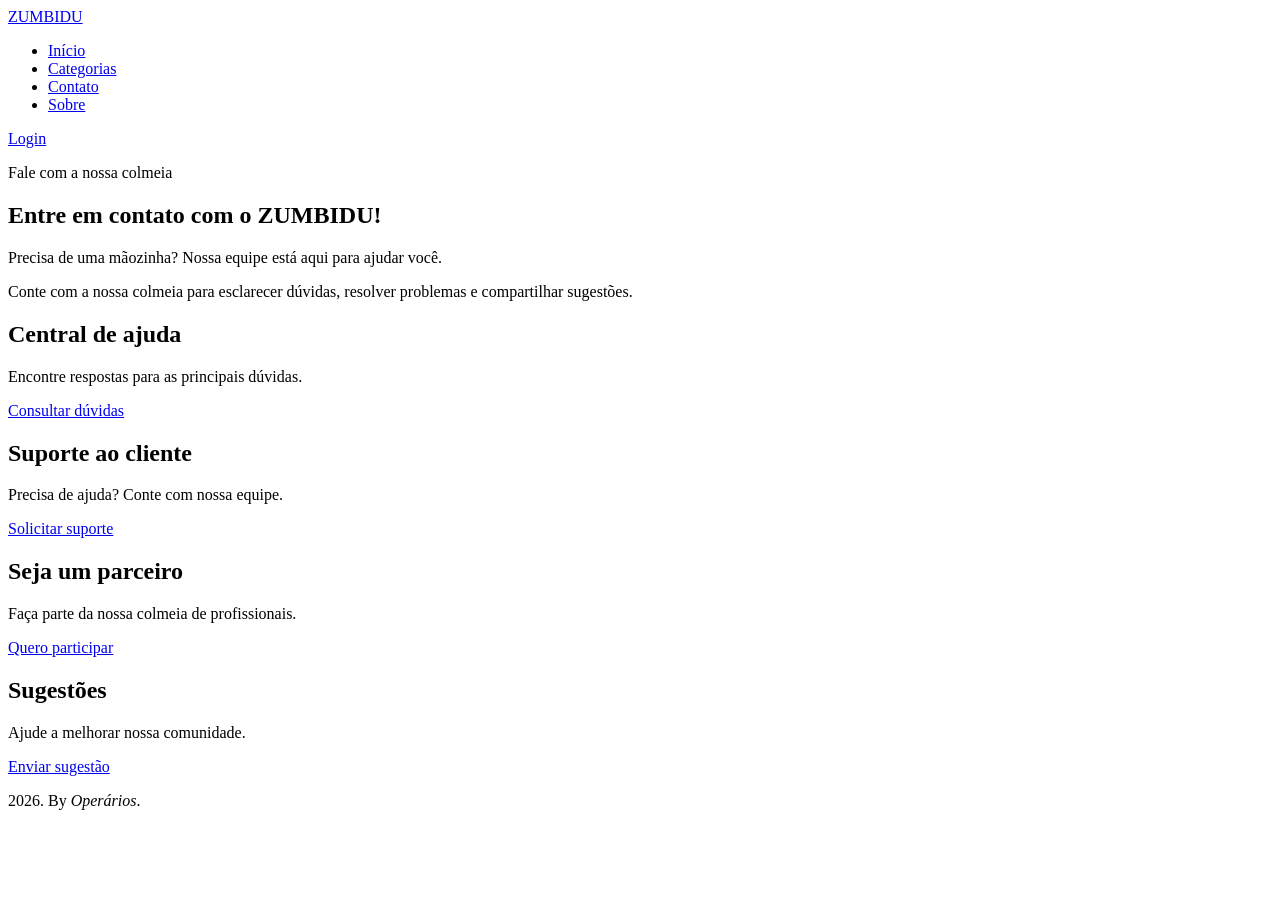
<file: contato.html>
<!DOCTYPE html>
<html lang="pt-BR">

<head>
    <meta charset="UTF-8">
    <meta name="viewport" content="width=device-width, initial-scale=1.0">
    <title>Contato | ZUMBIDU</title>
    <!--<link rel="stylesheet" href="css/contato.css">-->
</head>

<body>


    <header class="cabecalho">

        <a href="index.html" class="logo">
            <!--<img src="imagens/logo.png" alt="Logotipo do ZUMBIDU">-->
            ZUMBIDU
        </a>

        <nav class="menu">
            <ul>
                <li><a href="index.html">Início</a></li>
                <li><a href="categorias.html">Categorias</a></li>
                <li><a href="contato.html" aria-current="page">Contato</a></li>
                <li><a href="sobre.html">Sobre</a></li>
            </ul>
        </nav>

        <a href="login.html" class="login">
            <!--<img src="imagens/colmeia.png" alt="">-->
            <span>Login</span>
        </a>

    </header>



    <main class="conteudo-contato">

        <section class="painel-apresentacao">

            <p class="subtitulo">Fale com a nossa colmeia</p>

            <h1>Entre em contato com o ZUMBIDU!</h1>

            <p>
                Precisa de uma mãozinha? Nossa equipe está aqui
                para ajudar você.
            </p>

            <p>
                Conte com a nossa colmeia para esclarecer dúvidas,
                resolver problemas e compartilhar sugestões.
            </p>

        </section>

        <section class="painel-atendimento" aria-label="Opções de atendimento">

            <article class="opcao-atendimento">
                <!--<img src="imagens/ajuda.svg" alt="" class="icone">-->

                <h2>Central de ajuda</h2>

                <p>Encontre respostas para as principais dúvidas.</p>

                <a href="#" class="botao-atendimento">
                    Consultar dúvidas
                </a>
            </article>

            <article class="opcao-atendimento">
                <!--<img src="imagens/suporte.svg" alt="" class="icone">-->

                <h2>Suporte ao cliente</h2>

                <p>Precisa de ajuda? Conte com nossa equipe.</p>

                <a href="#" class="botao-atendimento">
                    Solicitar suporte
                </a>
            </article>

            <article class="opcao-atendimento">
                <!--<img src="imagens/parceiro.svg" alt="" class="icone">-->

                <h2>Seja um parceiro</h2>

                <p>Faça parte da nossa colmeia de profissionais.</p>

                <a href="#" class="botao-atendimento">
                    Quero participar
                </a>
            </article>

            <article class="opcao-atendimento">
                <!--<img src="imagens/sugestoes.svg" alt="" class="icone">-->

                <h2>Sugestões</h2>

                <p>Ajude a melhorar nossa comunidade.</p>

                <a href="#" class="botao-atendimento">
                    Enviar sugestão
                </a>
            </article>

        </section>


    </main>



    <footer class="rodape">

        <p>2026. By <em>Operários</em>.</p>

    </footer>

</body>

</html>
</file>
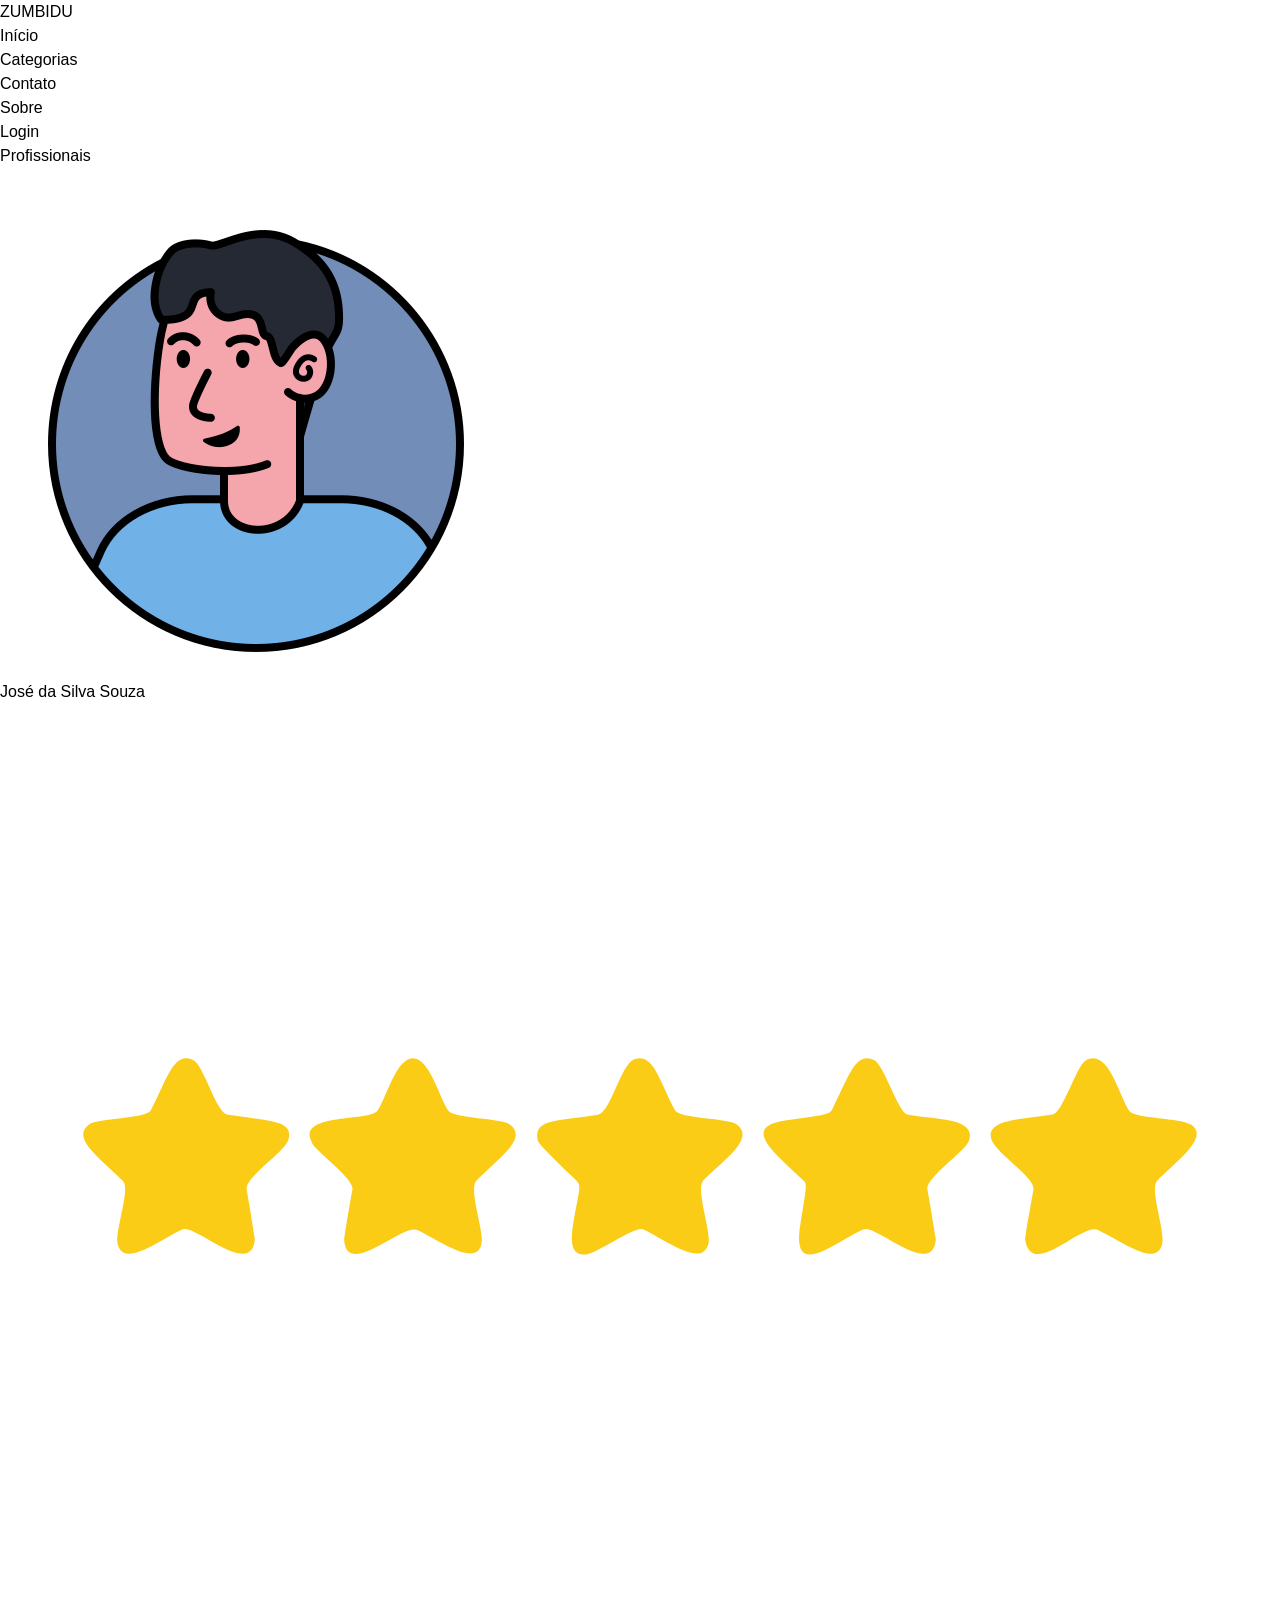
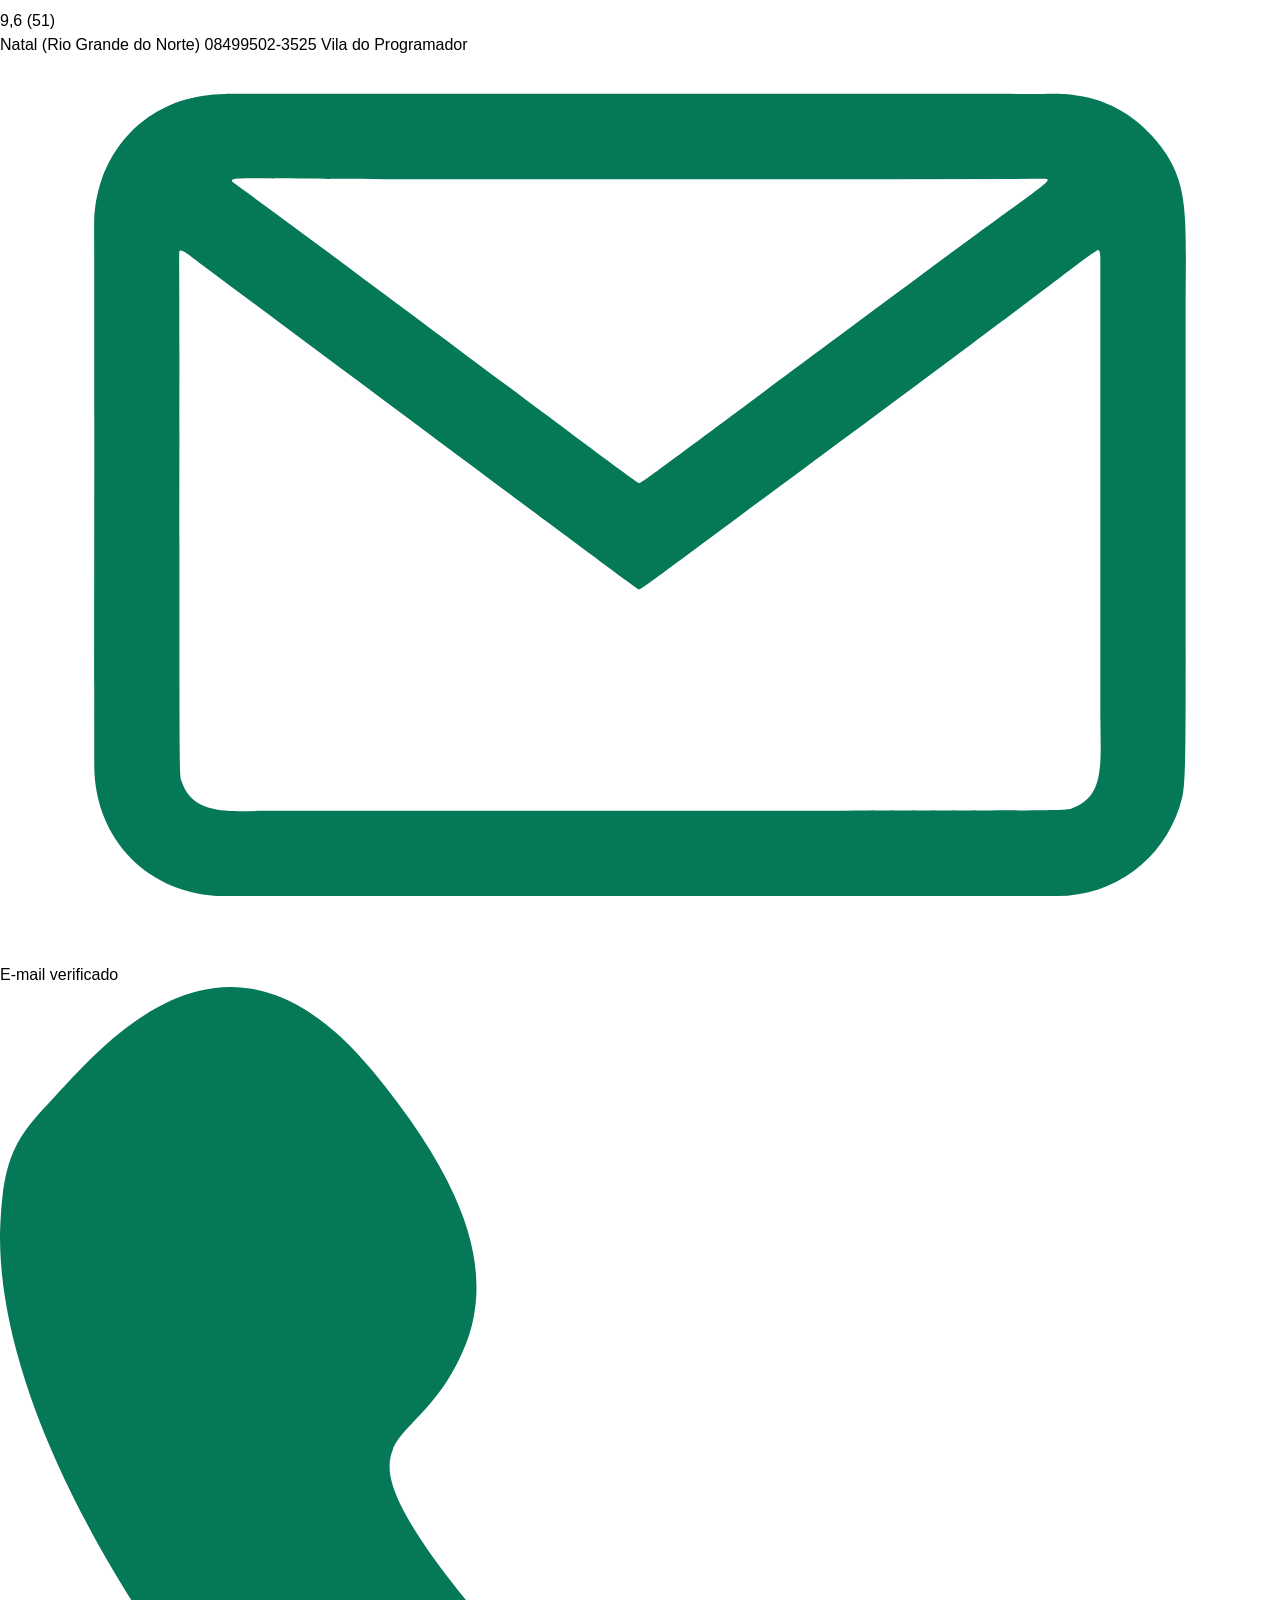
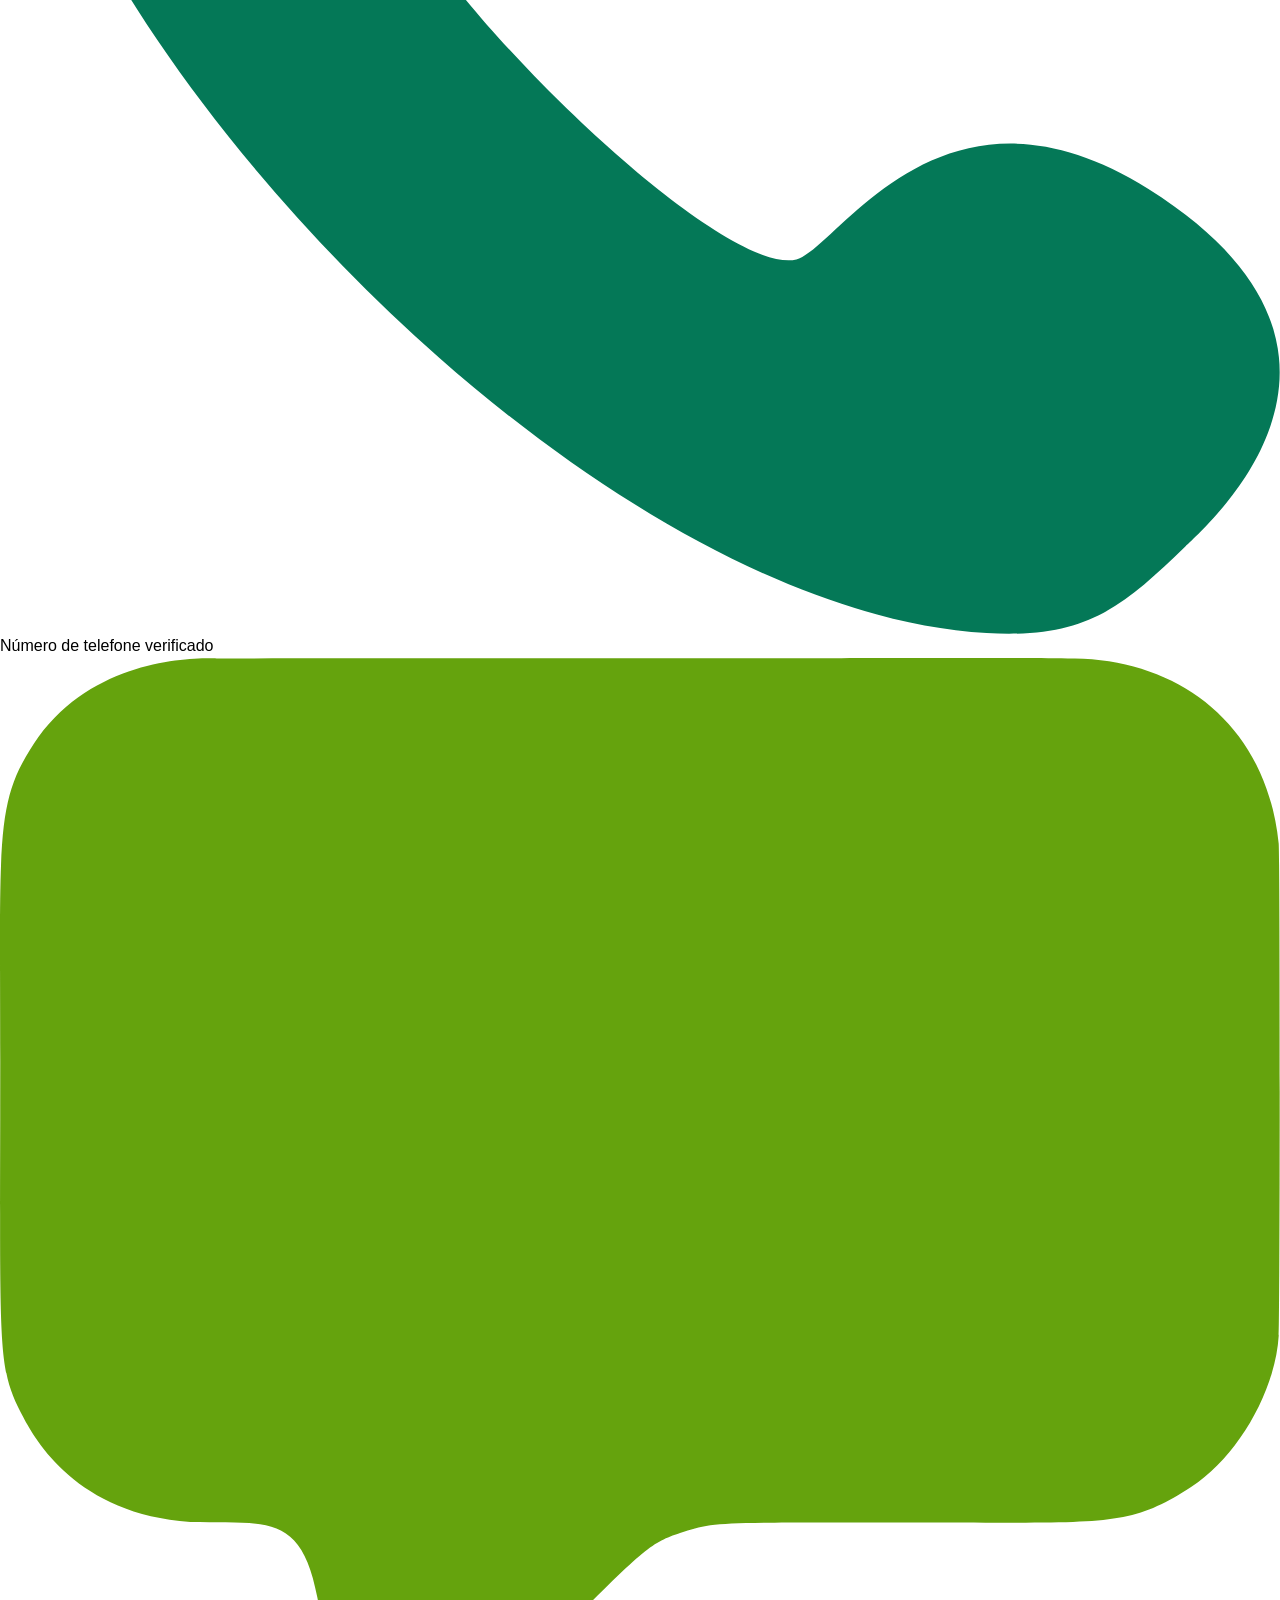
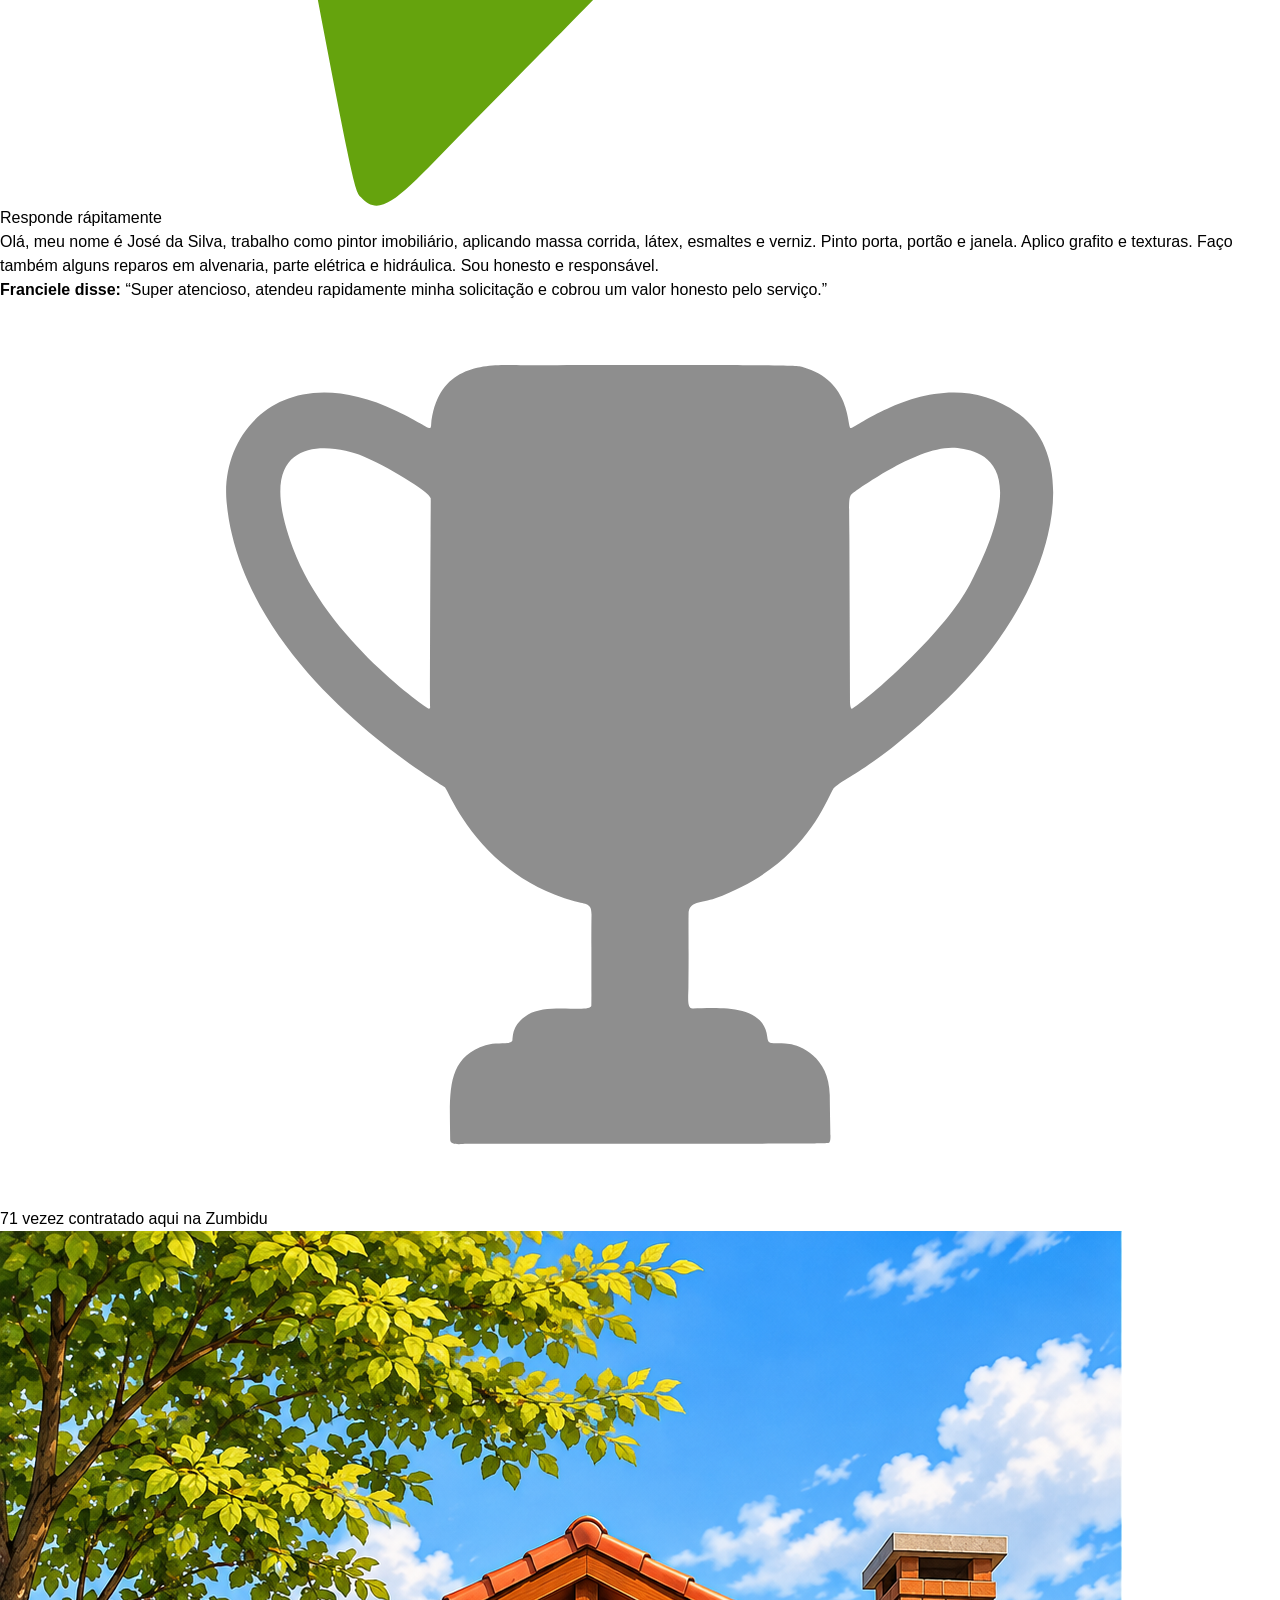
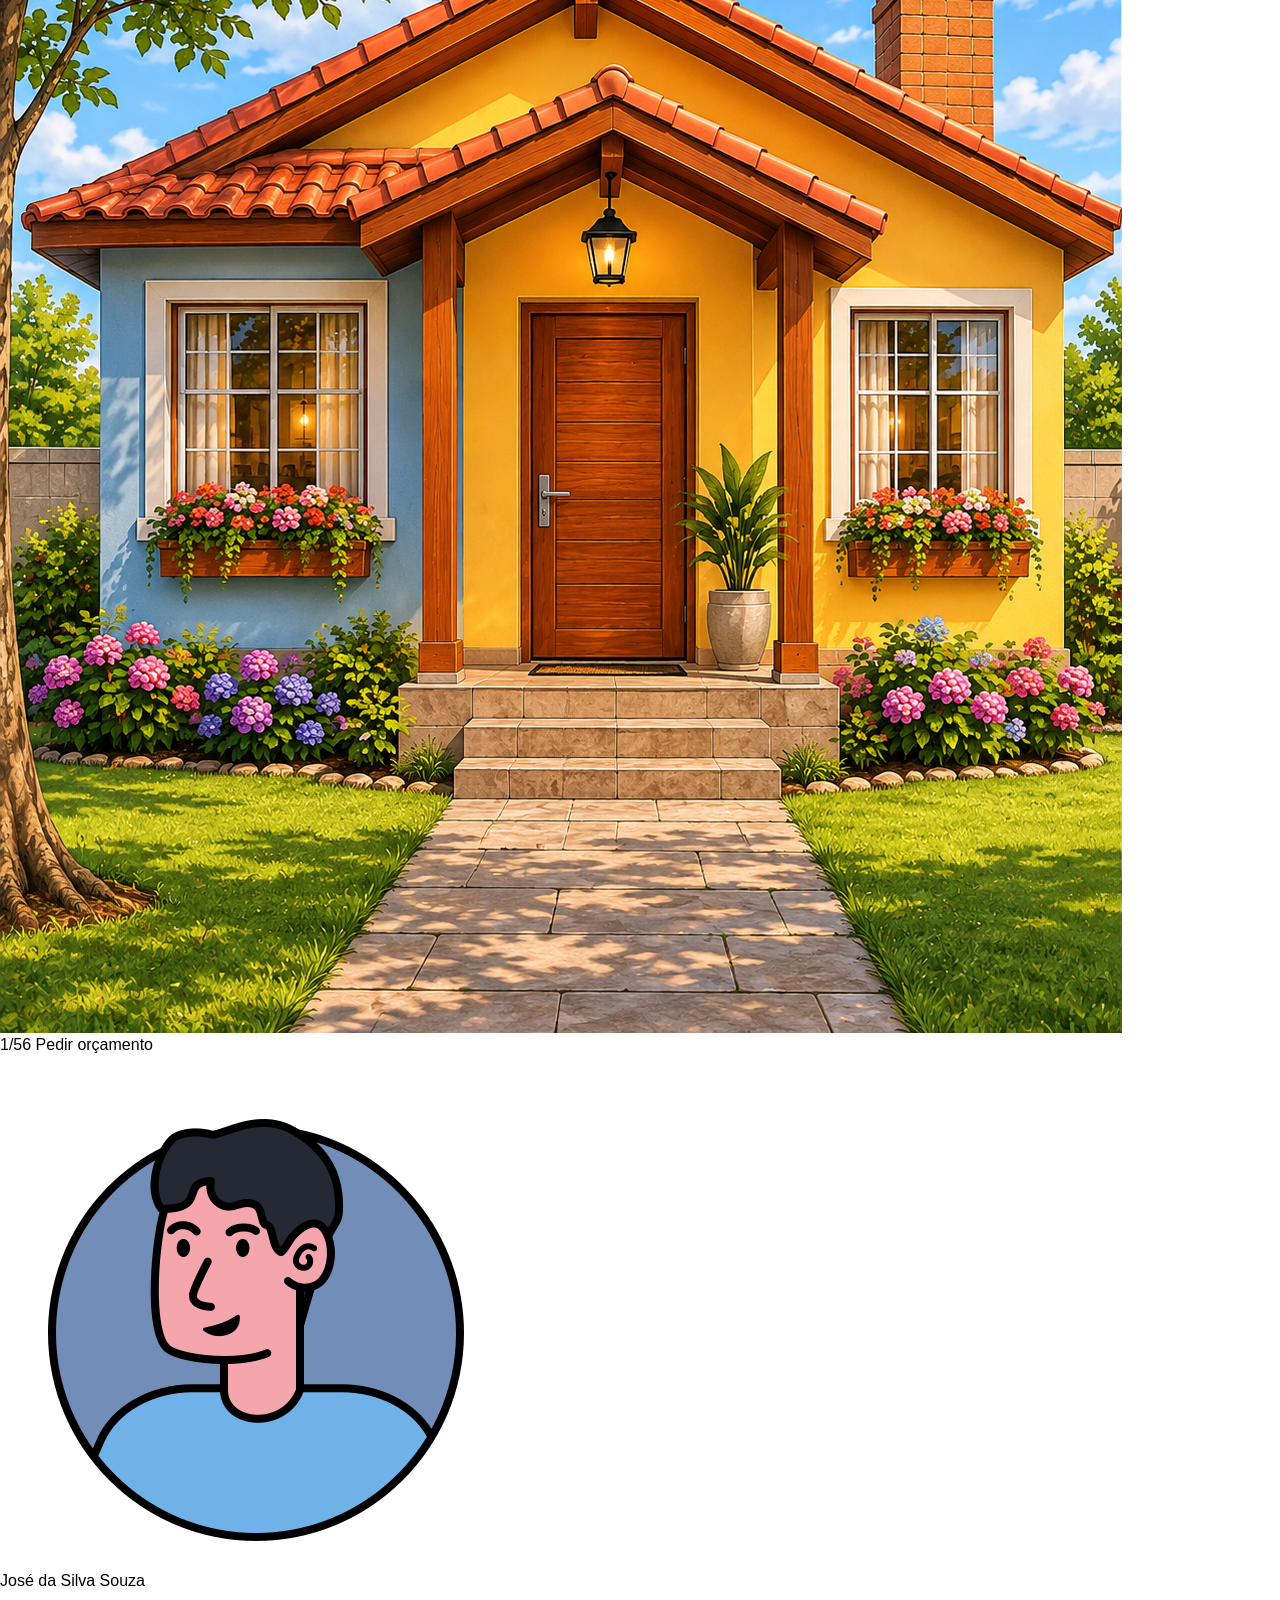
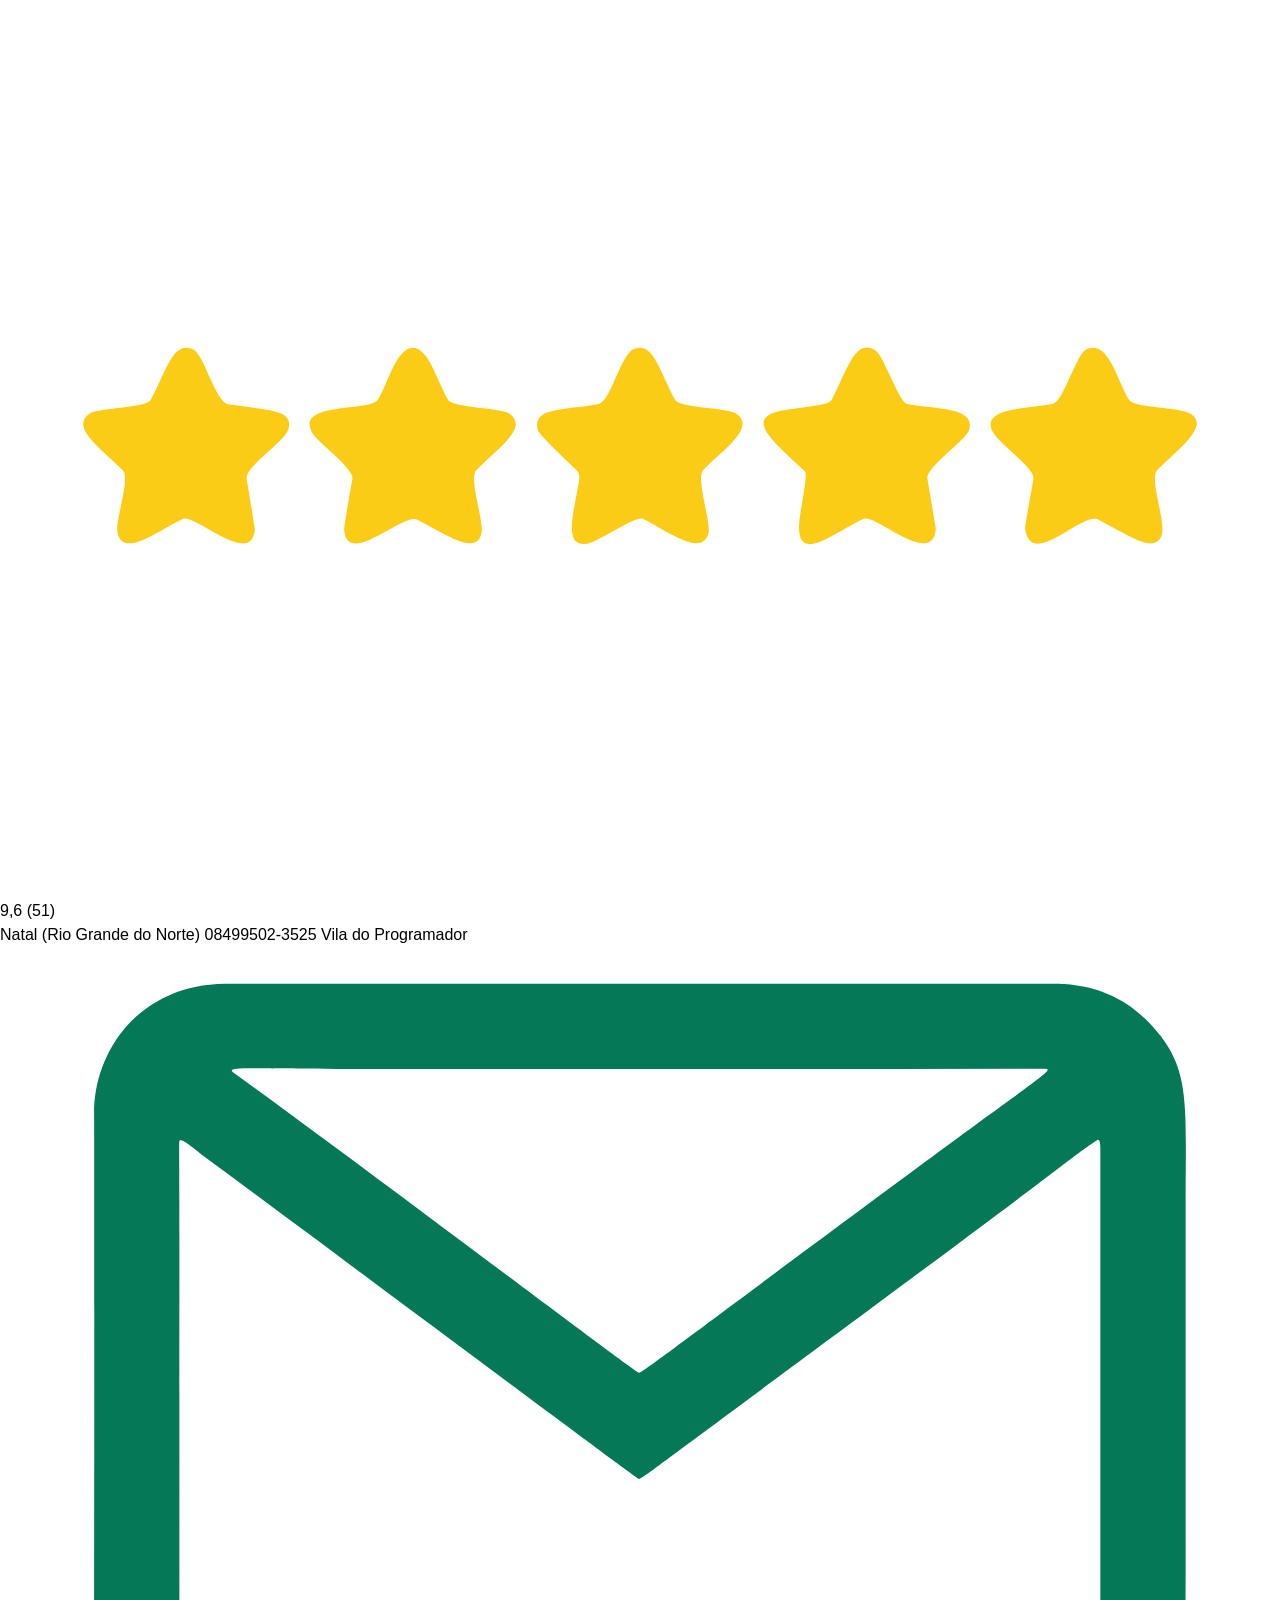
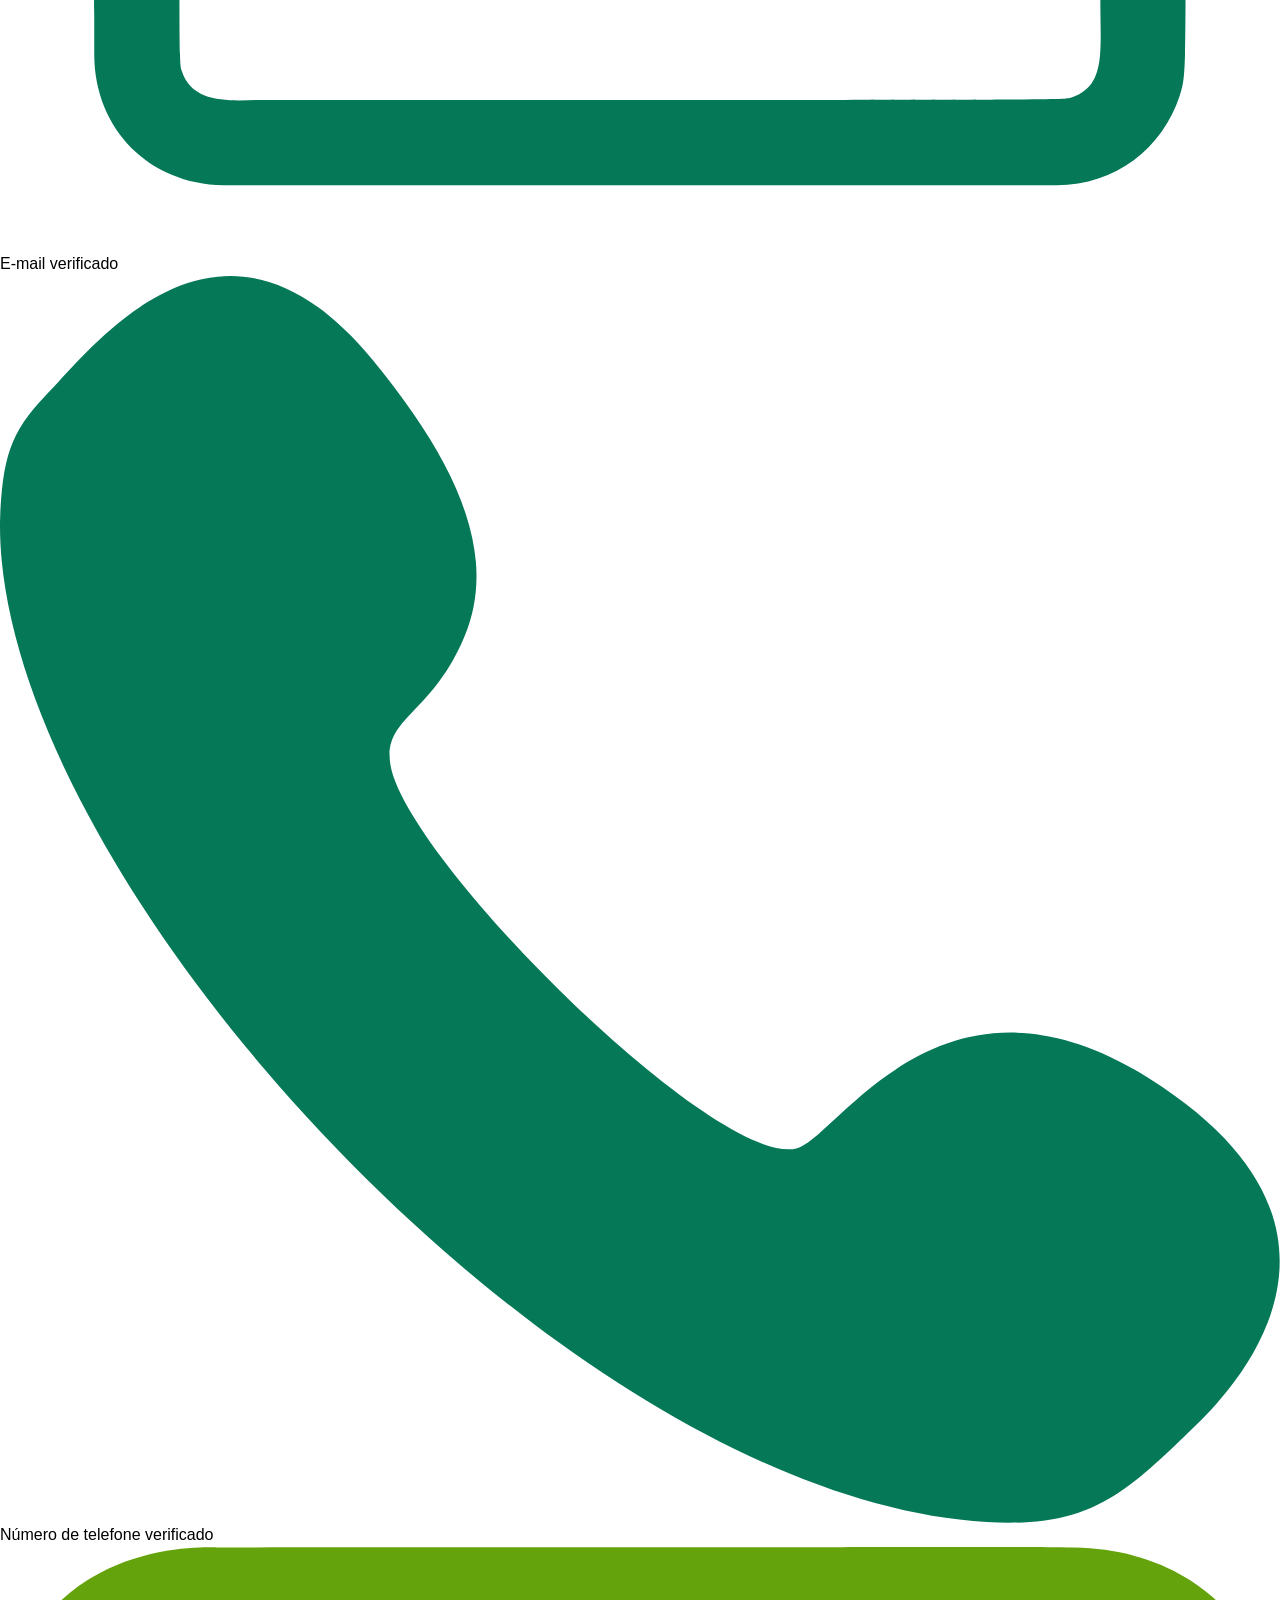
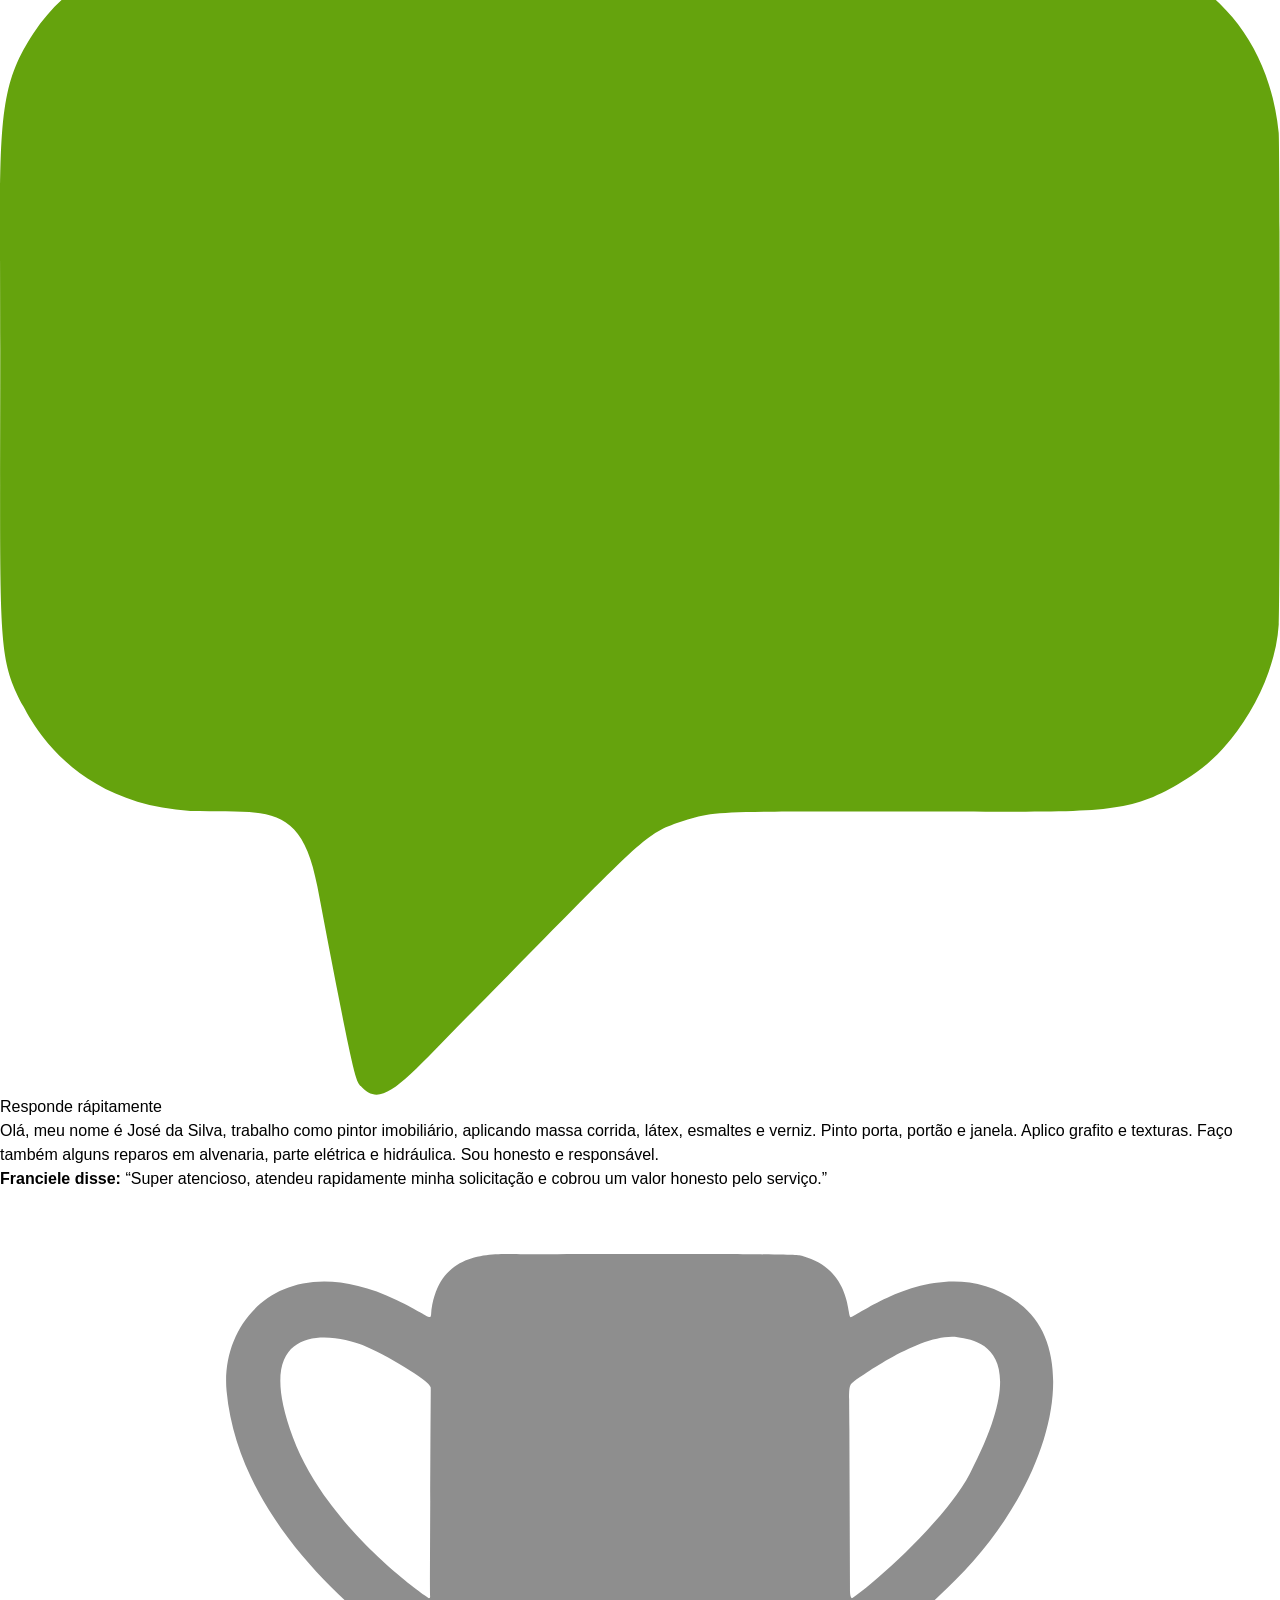
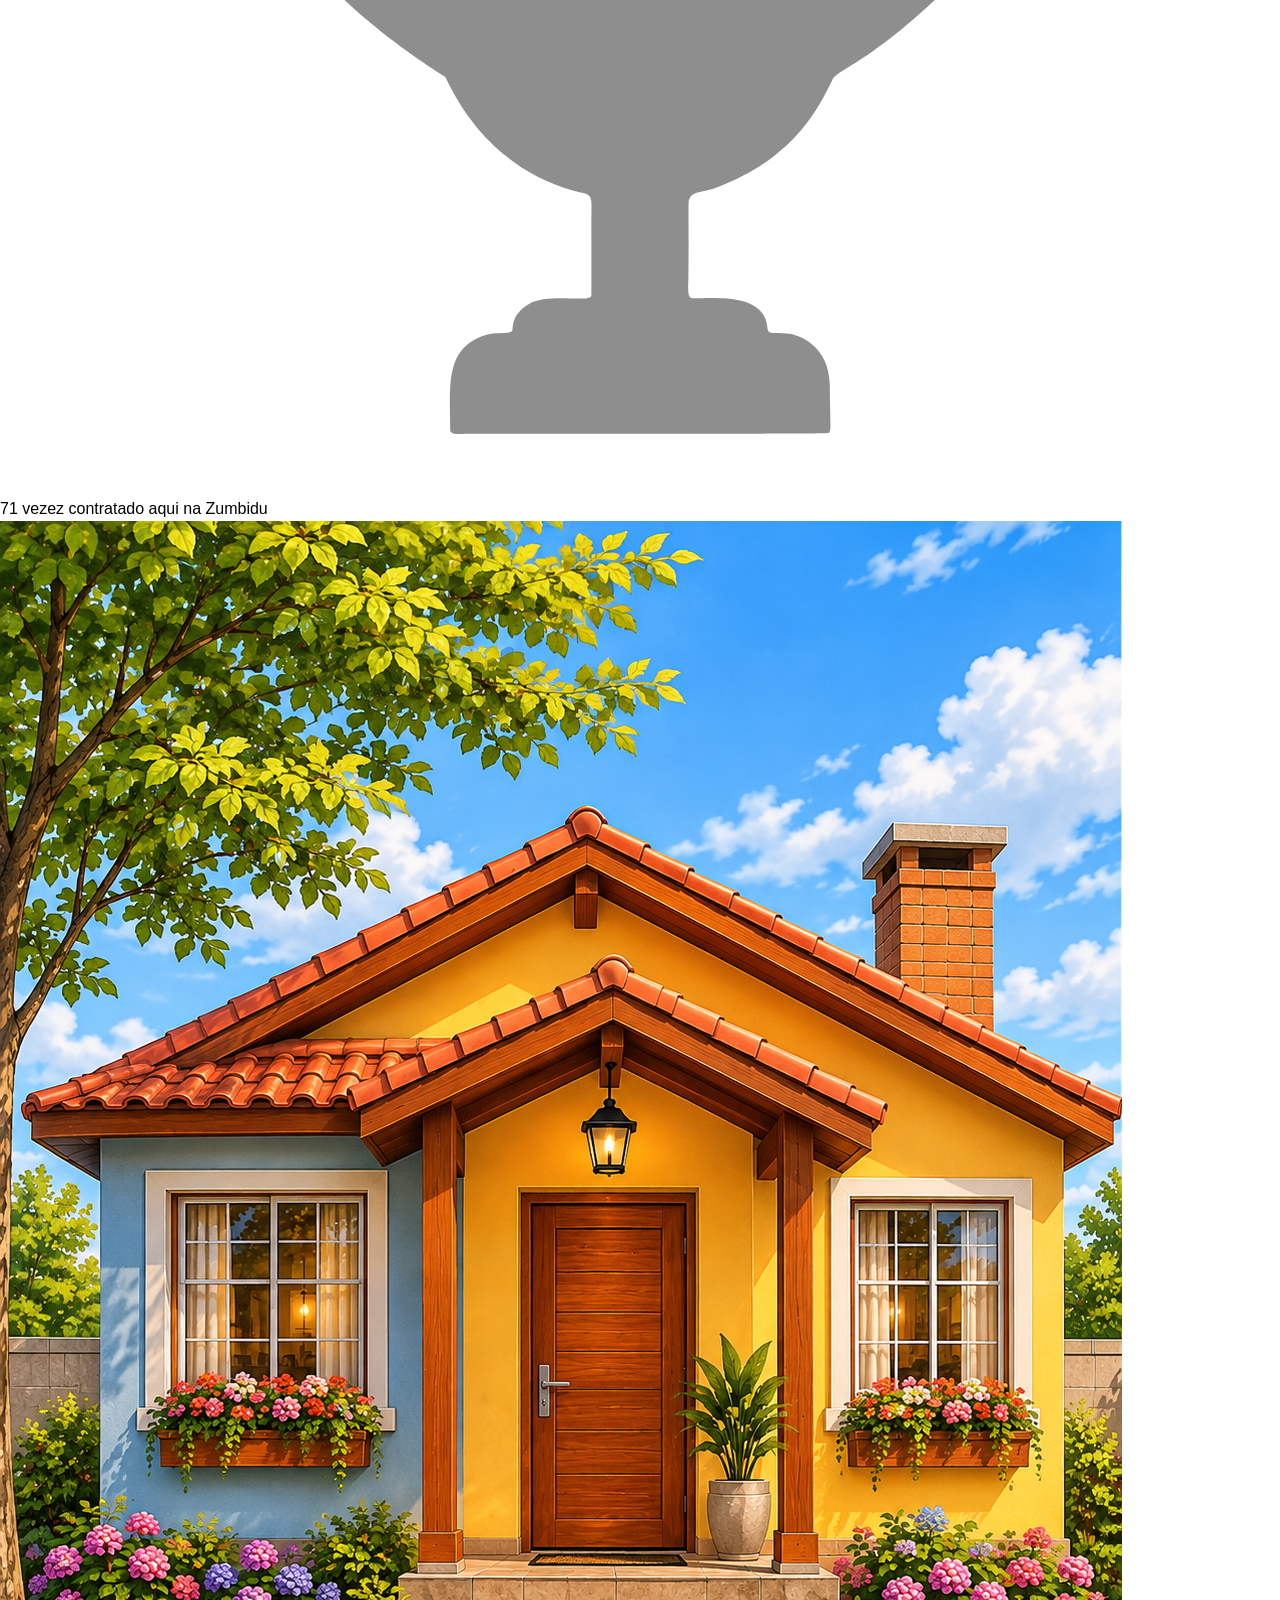
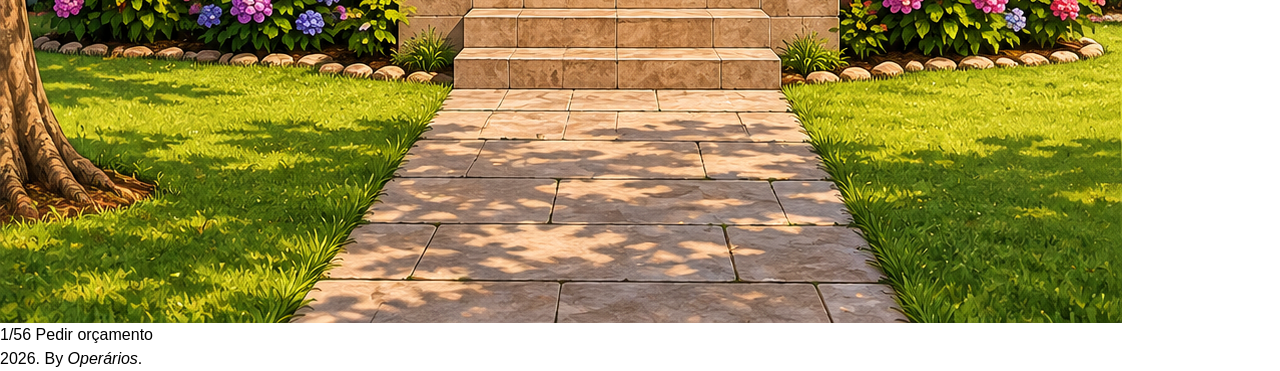
<file: profissionais.html>
<!DOCTYPE html>
<html lang="en">
<head>
    <meta charset="UTF-8">
    <meta name="viewport" content="width=device-width, initial-scale=1.0">
    <link rel="stylesheet" href="css/reset.css">
    <title>Document</title>
</head>
<body>
    <header class="cabecalho">

        <a href="index.html" class="logo">
            <!--<img src="imagens/logo.png" alt="Logotipo do ZUMBIDU">-->
            ZUMBIDU
        </a>

        <nav class="menu">
            <ul>
                <li><a href="index.html">Início</a></li>
                <li><a href="categorias.html">Categorias</a></li>
                <li><a href="contato.html" aria-current="page">Contato</a></li>
                <li><a href="sobre.html">Sobre</a></li>
            </ul>
        </nav>

        <a href="login.html" class="login">
            <!--<img src="imagens/colmeia.png" alt="">-->
            <span>Login</span>
        </a>

    </header>

    <main>
        <h1>Profissionais</h1>
        <article>
            <img src="img/perfil.png" alt="foto de perfil">
            <h2>José da Silva Souza</h2>
            <img src="img/estrelas.svg" alt="avaliação">
            <span>9,6 (51)</span>
            <p>Natal (Rio Grande do Norte) 08499502-3525 Vila do Programador</p>
            <span><img src="img/email.svg" alt="">E-mail verificado</span>
            <span><img src="img/fone.svg" alt="">Número de telefone verificado</span>
            <span><img src="img/chat.svg" alt="">Responde rápitamente</span>
            <p>
                Olá, meu nome é José da Silva, trabalho como pintor imobiliário, aplicando massa corrida, látex, esmaltes e verniz. 
                Pinto porta, portão e janela. Aplico grafito e texturas. Faço também alguns reparos em alvenaria, parte elétrica e
                hidráulica. Sou honesto e responsável.
            </p>
            <p>
                <strong>Franciele disse:</strong>
                “Super atencioso, atendeu rapidamente minha solicitação e cobrou um valor honesto pelo serviço.”
            </p>
            <p>
                <img src="img/trofeu.svg" alt="">
                71 vezez contratado aqui na Zumbidu
            </p>
            <img src="img/casinha.png" alt="casa pintada">
            <span>1/56</span>
            <button>Pedir orçamento</button>
        </article>
        <article>
            <img src="img/perfil.png" alt="foto de perfil">
            <h2>José da Silva Souza</h2>
            <img src="img/estrelas.svg" alt="avaliação">
            <span>9,6 (51)</span>
            <p>Natal (Rio Grande do Norte) 08499502-3525 Vila do Programador</p>
            <span><img src="img/email.svg" alt="">E-mail verificado</span>
            <span><img src="img/fone.svg" alt="">Número de telefone verificado</span>
            <span><img src="img/chat.svg" alt="">Responde rápitamente</span>
            <p>
                Olá, meu nome é José da Silva, trabalho como pintor imobiliário, aplicando massa corrida, látex, esmaltes e verniz. 
                Pinto porta, portão e janela. Aplico grafito e texturas. Faço também alguns reparos em alvenaria, parte elétrica e
                hidráulica. Sou honesto e responsável.
            </p>
            <p>
                <strong>Franciele disse:</strong>
                “Super atencioso, atendeu rapidamente minha solicitação e cobrou um valor honesto pelo serviço.”
            </p>
            <p>
                <img src="img/trofeu.svg" alt="">
                71 vezez contratado aqui na Zumbidu
            </p>
            <img src="img/casinha.png" alt="casa pintada">
            <span>1/56</span>
            <button>Pedir orçamento</button>
        </article>
    </main>

    <footer class="rodape">

        <p>2026. By <em>Operários</em>.</p>

    </footer>
</body>
</html>
</file>
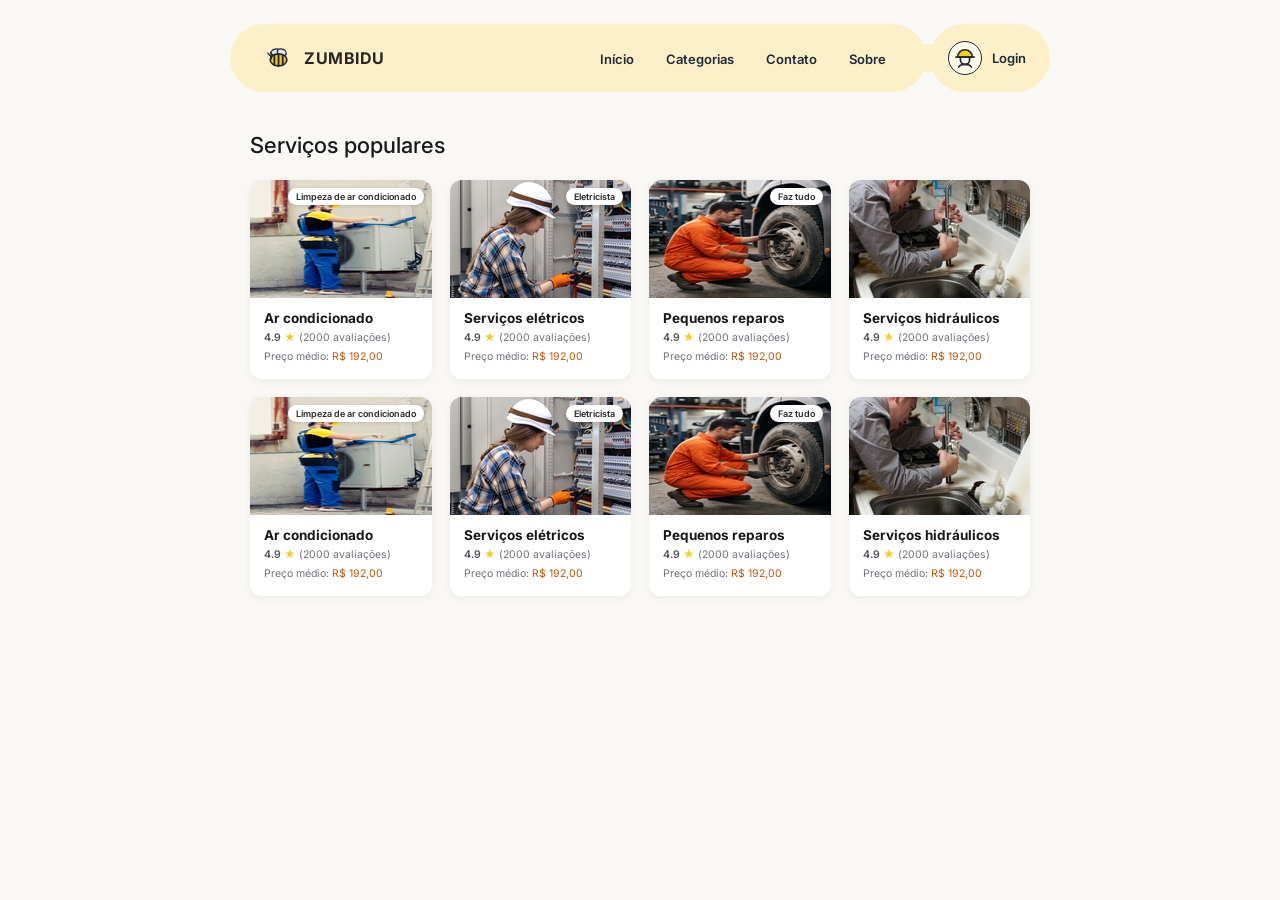
<file: servicos.html>
<!DOCTYPE html>
<html lang="pt-BR">
  <head>
    <meta charset="UTF-8" />
    <meta name="viewport" content="width=device-width, initial-scale=1.0" />
    <title>Zumbidu - Serviços Populares</title>
    <link rel="preconnect" href="https://fonts.googleapis.com" />
    <link rel="preconnect" href="https://fonts.gstatic.com" crossorigin="" />
    <link
      href="https://fonts.googleapis.com/css2?family=Inter:wght@400;500;600;700&amp;family=Playfair+Display:ital,wght@0,500;1,500&amp;display=swap"
      rel="stylesheet"
    />
    <link rel="stylesheet" href="css/service-style.css" />
  </head>
  <body>
    <div class="page-wrapper">
      <header class="navbar-container">
        <nav class="navbar">
          <div class="nav-main">
            <a href="#" class="logo">
              <svg class="bee-icon" viewBox="0 0 36 28" fill="none" xmlns="http://www.w3.org/2000/svg">
                <ellipse
                  cx="14"
                  cy="8"
                  rx="5"
                  ry="3.5"
                  transform="rotate(-25 14 8)"
                  fill="#E2E8F0"
                  stroke="#1E293B"
                  stroke-width="1.5"
                ></ellipse>
                <ellipse
                  cx="21"
                  cy="8"
                  rx="5"
                  ry="3.5"
                  transform="rotate(25 21 8)"
                  fill="#E2E8F0"
                  stroke="#1E293B"
                  stroke-width="1.5"
                ></ellipse>
                <ellipse cx="17.5" cy="16" rx="9" ry="6.5" fill="#FACC15" stroke="#1E293B" stroke-width="1.8"></ellipse>
                <path
                  d="M13 10.5V21.5M17.5 9.5V22.5M22 10.5V21.5"
                  stroke="#1E293B"
                  stroke-width="2"
                  stroke-linecap="round"
                ></path>
                <circle cx="9.5" cy="14.5" r="1.2" fill="#1E293B"></circle>
                <path d="M9 12L6 9M11 11L9 8" stroke="#1E293B" stroke-width="1.5" stroke-linecap="round"></path>
              </svg>
              <span class="logo-text">ZUMBIDU</span>
            </a>

            <ul class="nav-links">
              <li><a href="#">Início</a></li>
              <li><a href="#">Categorias</a></li>
              <li><a href="#">Contato</a></li>
              <li><a href="#">Sobre</a></li>
            </ul>
          </div>

          <div class="nav-bridge"></div>

          <a href="#" class="nav-login">
            <div class="avatar-circle">
              <svg viewBox="0 0 24 24" width="22" height="22" fill="none" stroke="#1E293B" stroke-width="1.8">
                <path d="M4 11C4 6.58172 7.58172 3 12 3C16.4183 3 20 6.58172 20 11H4Z" fill="#FACC15"></path>
                <path d="M2 11H22" stroke-linecap="round"></path>
                <path d="M7 11V14C7 16.7614 9.23858 19 12 19C14.7614 19 17 16.7614 17 14V11"></path>
                <path d="M5 22C6.5 19.5 9 19 12 19C15 19 17.5 19.5 19 22" stroke-linecap="round"></path>
              </svg>
            </div>
            <span>Login</span>
          </a>
        </nav>
      </header>

      <main class="main-content">
        <h1 class="section-title">Serviços populares</h1>

        <div class="services-grid">
          <article class="service-card">
            <div class="card-image-wrapper">
              <img src="img/ar-condicionado.jpg" alt="Técnico de ar condicionado" />
              <span class="badge">Limpeza de ar condicionado</span>
            </div>
            <div class="card-body">
              <h2 class="card-title">Ar condicionado</h2>
              <div class="card-rating">
                <span class="score">4.9</span>
                <span class="star">★</span>
                <span class="reviews">(2000 avaliações)</span>
              </div>
              <p class="card-price">
                Preço médio:
                <span class="color-price">R$ 192,00</span>
              </p>
            </div>
          </article>

          <article class="service-card">
            <div class="card-image-wrapper">
              <img src="img/eletricista.jpg" alt="Eletricista" />
              <span class="badge">Eletricista</span>
            </div>
            <div class="card-body">
              <h2 class="card-title">Serviços elétricos</h2>
              <div class="card-rating">
                <span class="score">4.9</span>
                <span class="star">★</span>
                <span class="reviews">(2000 avaliações)</span>
              </div>
              <p class="card-price">
                Preço médio:
                <span class="color-price">R$ 192,00</span>
              </p>
            </div>
          </article>

          <article class="service-card">
            <div class="card-image-wrapper">
              <img src="img/reparo.png" alt="Reparador" />
              <span class="badge">Faz tudo</span>
            </div>
            <div class="card-body">
              <h2 class="card-title">Pequenos reparos</h2>
              <div class="card-rating">
                <span class="score">4.9</span>
                <span class="star">★</span>
                <span class="reviews">(2000 avaliações)</span>
              </div>
              <p class="card-price">
                Preço médio:
                <span class="color-price">R$ 192,00</span>
              </p>
            </div>
          </article>

          <article class="service-card">
            <div class="card-image-wrapper">
              <img src="img/encanador.jpg" alt="Encanador" />
            </div>
            <div class="card-body">
              <h2 class="card-title">Serviços hidráulicos</h2>
              <div class="card-rating">
                <span class="score">4.9</span>
                <span class="star">★</span>
                <span class="reviews">(2000 avaliações)</span>
              </div>
              <p class="card-price">
                Preço médio:
                <span class="color-price">R$ 192,00</span>
              </p>
            </div>
          </article>

          <article class="service-card">
            <div class="card-image-wrapper">
              <img src="img/ar-condicionado.jpg" alt="Técnico de ar condicionado" />
              <span class="badge">Limpeza de ar condicionado</span>
            </div>
            <div class="card-body">
              <h2 class="card-title">Ar condicionado</h2>
              <div class="card-rating">
                <span class="score">4.9</span>
                <span class="star">★</span>
                <span class="reviews">(2000 avaliações)</span>
              </div>
              <p class="card-price">
                Preço médio:
                <span class="color-price">R$ 192,00</span>
              </p>
            </div>
          </article>

          <article class="service-card">
            <div class="card-image-wrapper">
              <img src="img/eletricista.jpg" alt="Eletricista" />
              <span class="badge">Eletricista</span>
            </div>
            <div class="card-body">
              <h2 class="card-title">Serviços elétricos</h2>
              <div class="card-rating">
                <span class="score">4.9</span>
                <span class="star">★</span>
                <span class="reviews">(2000 avaliações)</span>
              </div>
              <p class="card-price">
                Preço médio:
                <span class="color-price">R$ 192,00</span>
              </p>
            </div>
          </article>

          <article class="service-card">
            <div class="card-image-wrapper">
              <img src="img/reparo.png" alt="Reparador" />
              <span class="badge">Faz tudo</span>
            </div>
            <div class="card-body">
              <h2 class="card-title">Pequenos reparos</h2>
              <div class="card-rating">
                <span class="score">4.9</span>
                <span class="star">★</span>
                <span class="reviews">(2000 avaliações)</span>
              </div>
              <p class="card-price">
                Preço médio:
                <span class="color-price">R$ 192,00</span>
              </p>
            </div>
          </article>

          <article class="service-card">
            <div class="card-image-wrapper">
              <img src="img/encanador.jpg" alt="Encanador" />
            </div>
            <div class="card-body">
              <h2 class="card-title">Serviços hidráulicos</h2>
              <div class="card-rating">
                <span class="score">4.9</span>
                <span class="star">★</span>
                <span class="reviews">(2000 avaliações)</span>
              </div>
              <p class="card-price">
                Preço médio:
                <span class="color-price">R$ 192,00</span>
              </p>
            </div>
          </article>
        </div>
      </main>
    </div>
  </body>
</html>
</file>
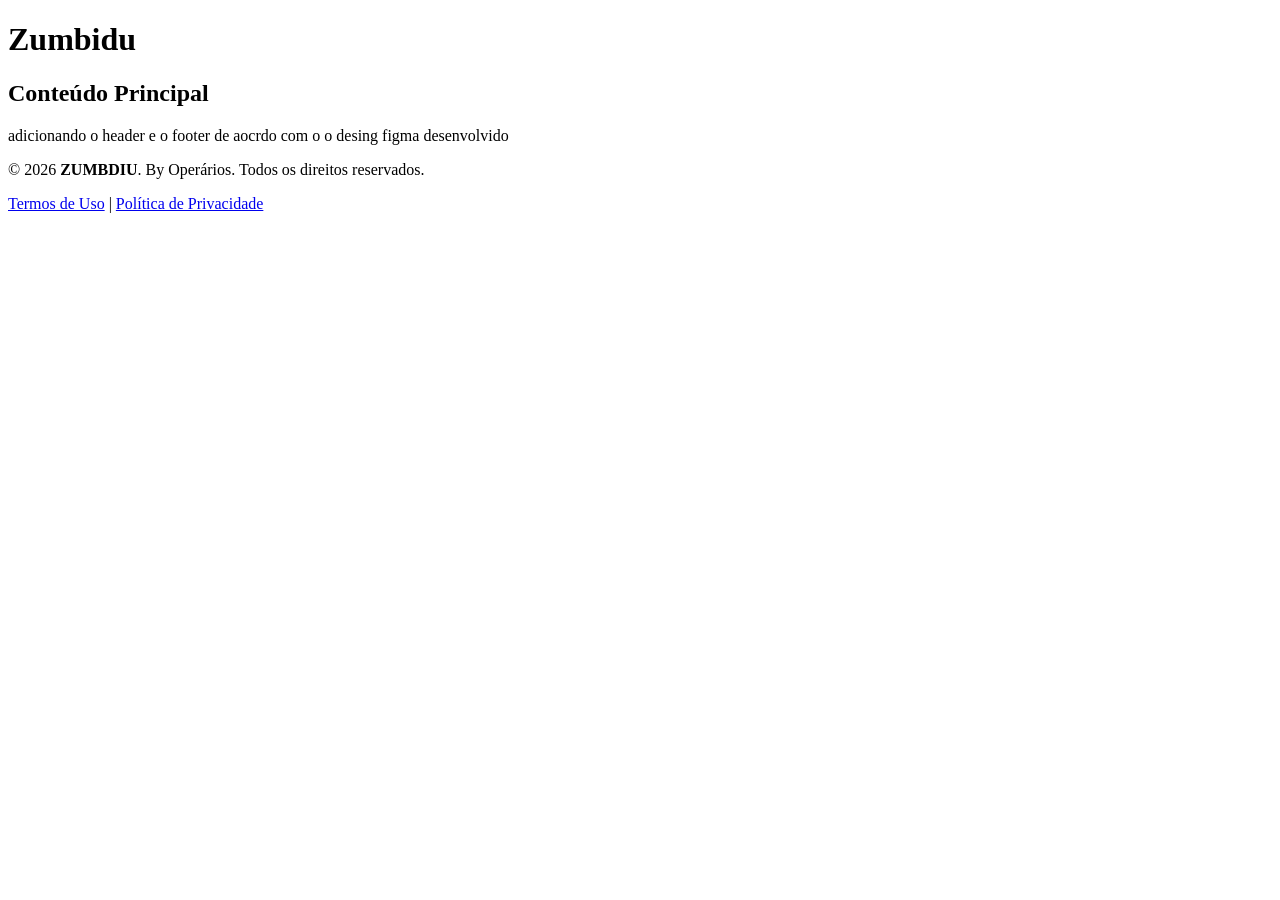
<file: header e footer/exxemplo1.html>
<!DOCTYPE html>
<html>
    <head>
      <meta charset="UTF-8">
    </head>
<body>

  <header>
    <h1>Zumbidu</h1>
    

  </header>

  <main>
    <h2>Conteúdo Principal</h2>
    <p>adicionando o header e o footer de aocrdo com o o desing figma desenvolvido</p>
  </main>

  <footer class ="footer">
    <span>
    <p>&copy; 2026 <strong>ZUMBDIU</strong>. By Operários. Todos os direitos reservados.</p>
    <div>
      <a href="#termos">Termos de Uso</a> |
      <a href="#privacidade">Política de Privacidade</a> <!--colocar no futuro-->
    </div>
    </span>
  </footer>

</body>
</html>
</file>
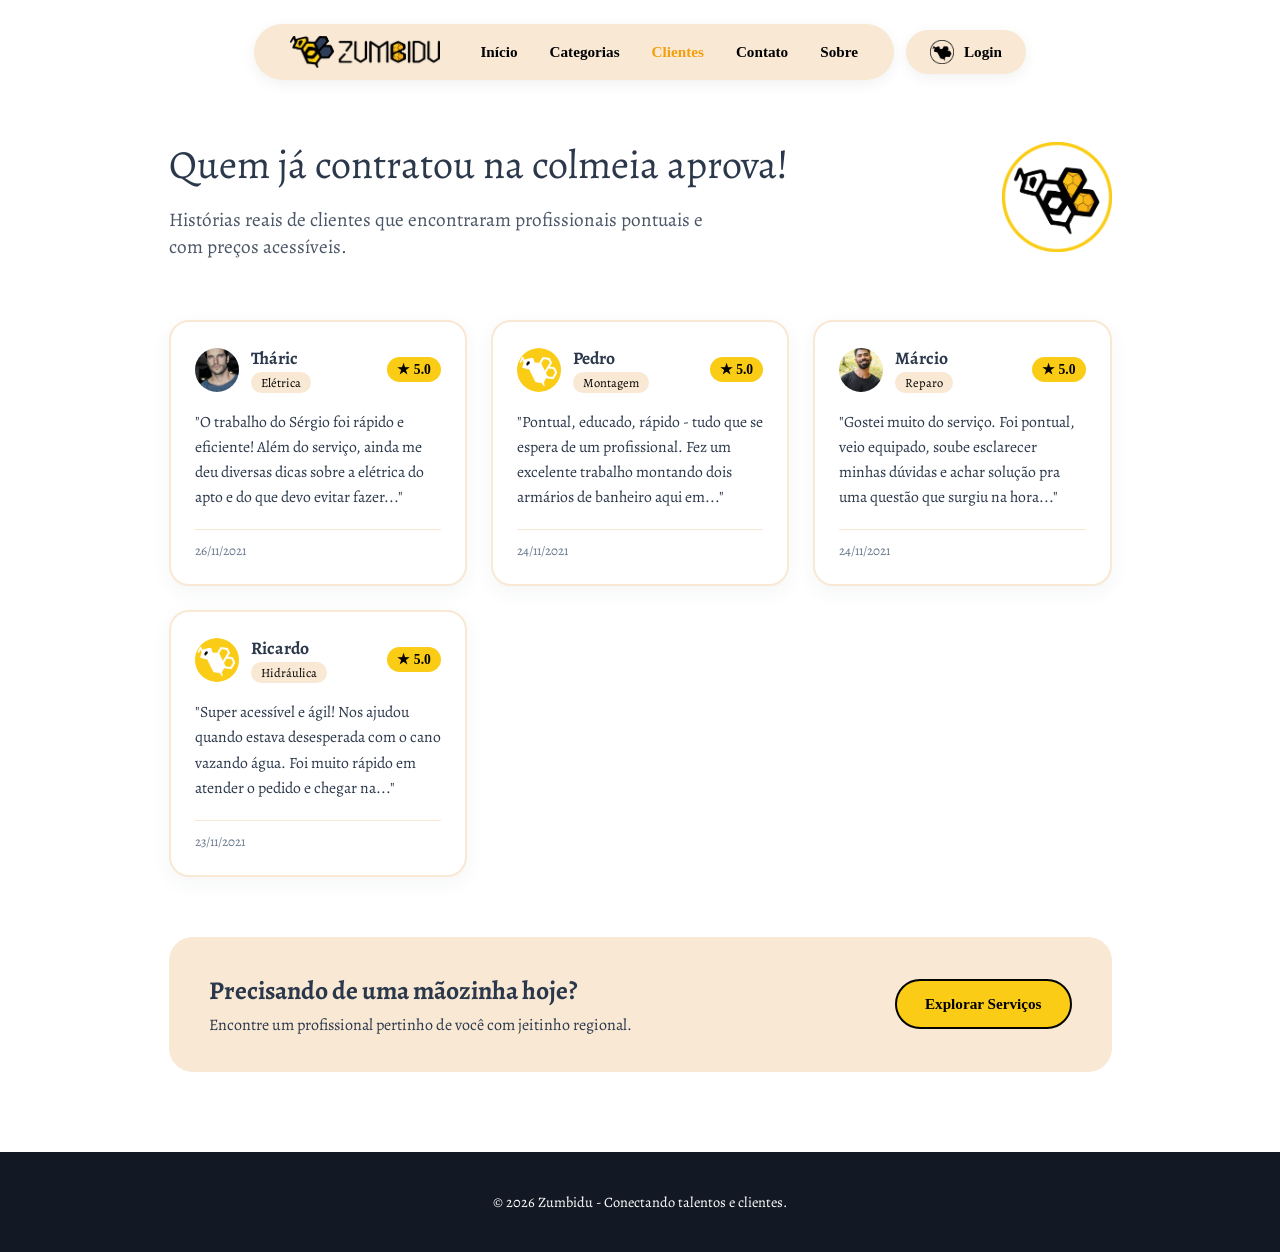
<file: page.client/cliente.html>
<!DOCTYPE html>
<html lang="pt-BR">
<head>
    <meta charset="UTF-8">
    <meta name="viewport" content="width=device-width, initial-scale=1.0">
    <title>Zumbidu - Clientes</title>
    
    <!-- Favicon na mesma pasta do HTML -->
    <link rel="icon" type="image/png" href="favamarela.png">
    
    <link href="https://fonts.googleapis.com/css2?family=Alegreya:ital,wght@0,400;0,700;1,400&display=swap" rel="stylesheet">
    
    <!-- Arquivo CSS -->
    <link rel="stylesheet" href="cliente.css">
</head>
<body>

    <!-- 1. CABEÇALHO FLUTUANTE -->
    <header class="header-wrapper">
        <nav class="navbar-flutuante">
            <div class="nav-pill-principal">
                <a href="index.html" class="link-logo">
                    <img src="horizontal.png" alt="Logo Zumbidu" class="logo-nav">
                </a>
                <ul class="nav-links">
                    <li><a href="index.html">Início</a></li>
                    <li><a href="servicos.html">Categorias</a></li>
                    <li><a href="cliente.html" class="ativo">Clientes</a></li>
                    <li><a href="contato.html">Contato</a></li>
                    <li><a href="sobre.html">Sobre</a></li>
                </ul>
            </div>
            
            <a href="login.html" class="nav-pill-login">
                <img src="favpreta.png" alt="Ícone Colmeia" class="icone-login">
                <span>Login</span>
            </a>
        </nav>
    </header>

    <!-- 2. CONTEÚDO PRINCIPAL -->
    <main class="main-clientes">
        
        <!-- Título e Selo da Abelha -->
        <section class="topo-secao">
            <div class="topo-textos">
                <h1>Quem já contratou na colmeia aprova!</h1>
                <p>Histórias reais de clientes que encontraram profissionais pontuais e com preços acessíveis.</p>
            </div>
            <div class="box-selo">
                <img src="abelharajada.png" alt="Abelha Zumbidu" class="selo-abelha">
            </div>
        </section>

        <!-- Grade com os 4 Cards de Avaliação -->
        <section class="grid-avaliacoes">
            
            <!-- Card 1: Tháric -->
            <article class="card-cliente">
                <div>
                    <div class="card-header">
                        <div class="perfil-cliente">
                            <img src="Tha.png" alt="Avatar Tháric" class="avatar-abelha">
                            <div>
                                <div class="nome-cliente">Tháric</div>
                                <span class="tag-servico">Elétrica</span>
                            </div>
                        </div>
                        <span class="nota-badge">★ 5.0</span>
                    </div>
                    <p class="texto-avaliacao">
                        "O trabalho do Sérgio foi rápido e eficiente! Além do serviço, ainda me deu diversas dicas sobre a elétrica do apto e do que devo evitar fazer..."
                    </p>
                </div>
                <div class="data-avaliacao">26/11/2021</div>
            </article>

            <!-- Card 2: Pedro -->
            <article class="card-cliente">
                <div>
                    <div class="card-header">
                        <div class="perfil-cliente">
                            <img src="abelhadif.png" alt="Avatar Pedro" class="avatar-abelha">
                            <div>
                                <div class="nome-cliente">Pedro</div>
                                <span class="tag-servico">Montagem</span>
                            </div>
                        </div>
                        <span class="nota-badge">★ 5.0</span>
                    </div>
                    <p class="texto-avaliacao">
                        "Pontual, educado, rápido - tudo que se espera de um profissional. Fez um excelente trabalho montando dois armários de banheiro aqui em..."
                    </p>
                </div>
                <div class="data-avaliacao">24/11/2021</div>
            </article>

            <!-- Card 3: Marcio -->
            <article class="card-cliente">
                <div>
                    <div class="card-header">
                        <div class="perfil-cliente">
                            <img src="marcio.png" alt="Avatar Marcio" class="avatar-abelha">
                            <div>
                                <div class="nome-cliente">Márcio</div>
                                <span class="tag-servico">Reparo</span>
                            </div>
                        </div>
                        <span class="nota-badge">★ 5.0</span>
                    </div>
                    <p class="texto-avaliacao">
                        "Gostei muito do serviço. Foi pontual, veio equipado, soube esclarecer minhas dúvidas e achar solução pra uma questão que surgiu na hora..."
                    </p>
                </div>
                <div class="data-avaliacao">24/11/2021</div>
            </article>

            <!-- Card 4: Ricardo -->
            <article class="card-cliente">
                <div>
                    <div class="card-header">
                        <div class="perfil-cliente">
                            <img src="abelhadif.png" alt="Avatar Ricardo" class="avatar-abelha">
                            <div>
                                <div class="nome-cliente">Ricardo</div>
                                <span class="tag-servico">Hidráulica</span>
                            </div>
                        </div>
                        <span class="nota-badge">★ 5.0</span>
                    </div>
                    <p class="texto-avaliacao">
                        "Super acessível e ágil! Nos ajudou quando estava desesperada com o cano vazando água. Foi muito rápido em atender o pedido e chegar na..."
                    </p>
                </div>
                <div class="data-avaliacao">23/11/2021</div>
            </article>

        </section>

        <!-- Banner de Chamada -->
        <section class="banner-convite">
            <div>
                <h2>Precisando de uma mãozinha hoje?</h2>
                <p>Encontre um profissional pertinho de você com jeitinho regional.</p>
            </div>
            <a href="servicos.html" class="btn-zumbidu">Explorar Serviços</a>
        </section>

    </main>

    <!-- 3. RODAPÉ -->
    <footer class="faixa-rodape">
        <p>© 2026 Zumbidu - Conectando talentos e clientes.</p>
    </footer>

</body>
</html>
</file>
<file: css/service-style.css>
* {
  margin: 0;
  padding: 0;
  box-sizing: border-box;
}

body {
  font-family: 'Inter', sans-serif;
  background-color: #FAF8F5;
  color: #1E293B;
  display: flex;
  flex-direction: column;
  min-height: 100vh;
}

.page-wrapper {
  display: flex;
  flex-direction: column;
  min-height: 100vh;
}

.navbar-container {
  padding: 24px 20px 16px;
  display: flex;
  justify-content: center;
}

.navbar {
  display: flex;
  align-items: center;
  max-width: 820px;
  width: 100%;
}

.nav-main {
  flex: 1;
  background-color: #FDF0C9;
  height: 68px;
  border-radius: 50px;
  display: flex;
  align-items: center;
  justify-content: space-between;
  padding: 0 40px 0 32px;
}

.logo {
  display: flex;
  align-items: center;
  gap: 8px;
  text-decoration: none;
  color: #1E293B;
}

.bee-icon {
  width: 34px;
  height: 26px;
}

.logo-text {
  font-weight: 700;
  font-size: 16px;
  letter-spacing: 0.5px;
  color: #27272A;
}

.nav-links {
  list-style: none;
  display: flex;
  gap: 32px;
}

.nav-links a {
  text-decoration: none;
  color: #1E293B;
  font-weight: 600;
  font-size: 13px;
  transition: opacity 0.2s;
}

.nav-links a:hover {
  opacity: 0.7;
}

.nav-bridge {
  width: 24px;
  height: 28px;
  background-color: #FDF0C9;
  margin: 0 -10px;
  z-index: 0;
}

.nav-login {
  background-color: #FDF0C9;
  height: 68px;
  padding: 0 24px 0 18px;
  border-radius: 50px;
  display: flex;
  align-items: center;
  gap: 10px;
  text-decoration: none;
  color: #1E293B;
  font-weight: 600;
  font-size: 13px;
  z-index: 1;
  transition: transform 0.2s;
}

.nav-login:hover {
  transform: scale(1.02);
}

.avatar-circle {
  width: 34px;
  height: 34px;
  border-radius: 50%;
  background-color: #FFFBEB;
  border: 1.5px solid #1E293B;
  display: flex;
  align-items: center;
  justify-content: center;
}

.main-content {
  max-width: 820px;
  width: 100%;
  margin: 24px auto 60px;
  padding: 0 20px;
  flex: 1;
}

.section-title {
  font-size: 22px;
  font-weight: 500;
  color: #18181B;
  margin-bottom: 22px;
}

.services-grid {
  display: grid;
  grid-template-columns: repeat(4, 1fr);
  gap: 18px;
}

.service-card {
  background-color: #FFFFFF;
  border-radius: 12px;
  overflow: hidden;
  box-shadow: 0 2px 8px rgba(0, 0, 0, 0.06);
  display: flex;
  flex-direction: column;
  transition: transform 0.2s, box-shadow 0.2s;
}

.service-card:hover {
  transform: translateY(-3px);
  box-shadow: 0 6px 14px rgba(0, 0, 0, 0.09);
}

.card-image-wrapper {
  position: relative;
  width: 100%;
  height: 118px;
  background-color: #E2E8F0;
}

.card-image-wrapper img {
  width: 100%;
  height: 100%;
  object-fit: cover;
  object-position: top;
  display: block;
}

.badge {
  position: absolute;
  top: 8px;
  right: 8px;
  background-color: #FFFFFF;
  color: #27272A;
  font-size: 9px;
  font-weight: 600;
  padding: 3px 8px;
  border-radius: 999px;
  box-shadow: 0 1px 4px rgba(0, 0, 0, 0.15);
  white-space: nowrap;
}

.card-body {
  padding: 12px 14px 16px;
}

.card-title {
  font-size: 13.5px;
  font-weight: 700;
  color: #18181B;
  margin-bottom: 4px;
}

.card-rating {
  display: flex;
  align-items: center;
  gap: 3px;
  font-size: 10.5px;
  margin-bottom: 6px;
}

.card-rating .score {
  font-weight: 600;
  color: #52525B;
}

.card-rating .star {
  color: #FACC15;
  font-size: 11px;
}

.card-rating .reviews {
  color: #71717A;
}

.card-price {
  font-size: 10.5px;
  color: #71717A;
}

.card-price strong {
  color: #52525B;
  font-weight: 600;
}

.footer {
  background-color: #1F262E;
  color: #CBD5E1;
  padding: 20px;
  margin-top: auto;
}

.footer-content {
  max-width: 820px;
  margin: 0 auto;
  font-family: 'Playfair Display', Georgia, serif;
  font-size: 12px;
  letter-spacing: 0.3px;
}

@media (max-width: 768px) {
  .services-grid {
    grid-template-columns: repeat(2, 1fr);
  }

  .nav-main {
    padding: 0 20px;
  }

  .nav-links {
    gap: 16px;
  }
}

@media (max-width: 540px) {
  .navbar {
    flex-direction: column;
    gap: 10px;
  }

  .nav-bridge {
    display: none;
  }

  .nav-main {
    width: 100%;
    height: auto;
    padding: 14px 20px;
    flex-direction: column;
    gap: 10px;
    border-radius: 24px;
  }

  .nav-login {
    height: 48px;
  }

  .services-grid {
    grid-template-columns: 1fr;
  }

}

.color-price {
    color: #cc5500
}
</file>
<file: page.client/cliente.css>
/* =========================================
   1. VARIÁVEIS DE CORES (PALETA ZUMBIDU)
   ========================================= */
:root {
    --bg-branco: #FFFFFF;
    --creme-nav: #F8E8D4;
    --amarelo-abelha: #FACC15;
    --amarelo-mel: #F59E0B;
    --azul-texto: #2B384B;
    --azul-rodape: #131924;
    --preto: #000000;
}

/* =========================================
   2. CONFIGURAÇÕES GERAIS (RESET)
   ========================================= */
* {
    margin: 0;
    padding: 0;
    box-sizing: border-box;
}

body {
    background-color: var(--bg-branco);
    color: var(--azul-texto);
    font-family: 'Alegreya', Georgia, serif;
    display: flex;
    flex-direction: column;
    min-height: 100vh;
}

/* =========================================
   3. CABEÇALHO FLUTUANTE (NAVBAR)
   ========================================= */
.header-wrapper {
    position: fixed;
    top: 24px;
    left: 0;
    width: 100%;
    display: flex;
    justify-content: center;
    z-index: 1000;
    padding: 0 20px;
}

.navbar-flutuante {
    display: flex;
    align-items: center;
    gap: 12px;
}

.nav-pill-principal {
    background-color: var(--creme-nav);
    padding: 12px 36px;
    border-radius: 50px;
    display: flex;
    align-items: center;
    gap: 40px;
    box-shadow: 0 4px 15px rgba(0, 0, 0, 0.06);
}

.logo-nav {
    height: 32px;
    width: auto;
    display: block;
}

.nav-links {
    display: flex;
    list-style: none;
    gap: 32px;
}

.nav-links a {
    text-decoration: none;
    color: var(--preto);
    font-family: 'Merriweather', serif;
    font-size: 0.95rem;
    font-weight: 700;
    transition: color 0.2s;
}

.nav-links a:hover, 
.nav-links a.ativo {
    color: var(--amarelo-mel);
}

.nav-pill-login {
    background-color: var(--creme-nav);
    padding: 10px 24px;
    border-radius: 50px;
    display: flex;
    align-items: center;
    gap: 10px;
    text-decoration: none;
    color: var(--preto);
    font-family: 'Merriweather', serif;
    font-weight: 700;
    font-size: 0.95rem;
    box-shadow: 0 4px 15px rgba(0, 0, 0, 0.06);
    transition: transform 0.2s;
}

.nav-pill-login:hover {
    transform: scale(1.03);
}

.icone-login {
    height: 24px;
    width: auto;
}

/* =========================================
   4. ÁREA PRINCIPAL E TÍTULO
   ========================================= */
.main-clientes {
    max-width: 1120px;
    margin: 0 auto;
    padding: 140px 24px 80px;
    flex: 1;
}

.topo-secao {
    display: flex;
    align-items: center;
    justify-content: space-between;
    gap: 40px;
    margin-bottom: 60px;
}

.topo-textos h1 {
    font-size: 2.5rem;
    font-weight: 400;
    color: var(--azul-texto);
    line-height: 1.25;
    margin-bottom: 16px;
}

.topo-textos p {
    font-size: 1.2rem;
    color: var(--azul-texto);
    opacity: 0.85;
    max-width: 550px;
}

.selo-abelha {
    width: 110px;
    height: 110px;
    object-fit: contain;
}

/* =========================================
   5. GRADE E CARDS DE AVALIAÇÃO
   ========================================= */
.grid-avaliacoes {
    display: grid;
    grid-template-columns: repeat(auto-fit, minmax(260px, 1fr));
    gap: 24px;
    margin-bottom: 60px;
}

.card-cliente {
    background-color: var(--bg-branco);
    border: 2px solid var(--creme-nav);
    border-radius: 20px;
    padding: 24px;
    display: flex;
    flex-direction: column;
    justify-content: space-between;
    box-shadow: 0 6px 20px rgba(43, 56, 75, 0.05);
    transition: transform 0.2s, border-color 0.2s;
}

.card-cliente:hover {
    transform: translateY(-5px);
    border-color: var(--amarelo-abelha);
}

.card-header {
    display: flex;
    align-items: center;
    justify-content: space-between;
    margin-bottom: 16px;
}

.perfil-cliente {
    display: flex;
    align-items: center;
    gap: 12px;
}

.avatar-abelha {
    width: 44px;
    height: 44px;
    border-radius: 50%;
    object-fit: cover;
}

.avatar-iniciais {
    width: 44px;
    height: 44px;
    border-radius: 50%;
    background-color: var(--amarelo-abelha);
    color: var(--preto);
    font-weight: bold;
    display: flex;
    align-items: center;
    justify-content: center;
    font-family: 'Merriweather', serif;
}

.nome-cliente {
    font-weight: 700;
    font-size: 1.1rem;
    color: var(--azul-texto);
}

.tag-servico {
    font-size: 0.78rem;
    background-color: var(--creme-nav);
    color: var(--preto);
    padding: 2px 10px;
    border-radius: 12px;
    display: inline-block;
    margin-top: 2px;
}

.nota-badge {
    background-color: var(--amarelo-abelha);
    color: var(--preto);
    font-weight: 700;
    padding: 4px 10px;
    border-radius: 20px;
    font-size: 0.85rem;
    font-family: 'Merriweather', serif;
}

.texto-avaliacao {
    font-size: 0.98rem;
    line-height: 1.6;
    color: var(--azul-texto);
    margin-bottom: 20px;
}

.data-avaliacao {
    font-size: 0.82rem;
    color: #64748b;
    border-top: 1px solid var(--creme-nav);
    padding-top: 12px;
}

/* =========================================
   6. BANNER CONVITE SEDUÇÃO (CTA)
   ========================================= */
.banner-convite {
    background-color: var(--creme-nav);
    border-radius: 24px;
    padding: 36px 40px;
    display: flex;
    align-items: center;
    justify-content: space-between;
    flex-wrap: wrap;
    gap: 24px;
}

.banner-convite h2 {
    font-size: 1.6rem;
    color: var(--azul-texto);
    margin-bottom: 6px;
}

.banner-convite p {
    color: var(--azul-texto);
    font-size: 1rem;
}

.btn-zumbidu {
    background-color: var(--amarelo-abelha);
    color: var(--preto);
    text-decoration: none;
    padding: 14px 28px;
    border-radius: 50px;
    font-family: 'Merriweather', serif;
    font-weight: 700;
    font-size: 0.95rem;
    border: 2px solid var(--preto);
    transition: background-color 0.2s, transform 0.2s;
}

.btn-zumbidu:hover {
    background-color: var(--amarelo-mel);
    transform: translateY(-2px);
}

/* =========================================
   7. RODAPÉ E RESPONSIVIDADE (CELULAR)
   ========================================= */
.faixa-rodape {
    background-color: var(--azul-rodape);
    color: #FFFFFF;
    padding: 40px 20px;
    text-align: center;
    font-size: 0.9rem;
}

@media (max-width: 768px) {
    .nav-links { 
        display: none; 
    }
    .topo-secao { 
        flex-direction: column; 
        text-align: center; 
    }
}
</file>
